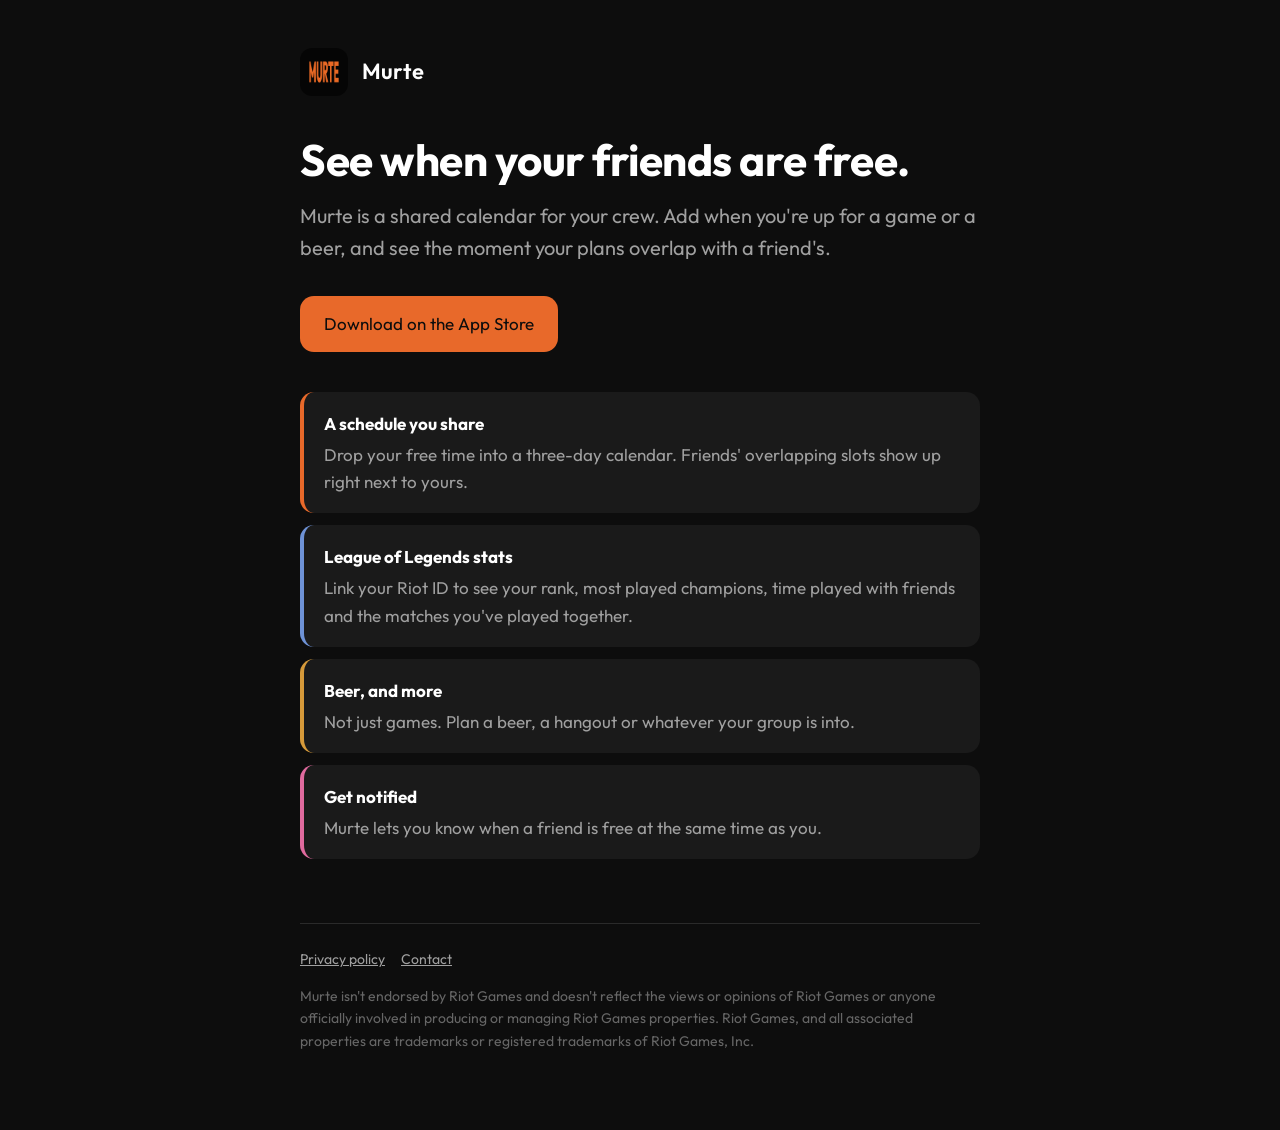
<file: index.html>
<!doctype html>
<html lang="en">
<head>
  <meta charset="utf-8">
  <meta name="viewport" content="width=device-width, initial-scale=1">
  <title>Murte</title>
  <meta name="description" content="Murte – see when your friends are free to play League of Legends, grab a beer and more.">
  <link rel="icon" href="icon.png">
  <link rel="preconnect" href="https://fonts.googleapis.com">
  <link href="https://fonts.googleapis.com/css2?family=Outfit:wght@400;600&display=swap" rel="stylesheet">
  <link rel="stylesheet" href="style.css">
</head>
<body>
<main>
  <header>
    <img src="icon.png" alt="">
    <a href="./">Murte</a>
  </header>

  <h1>See when your friends are free.</h1>
  <p class="lead">Murte is a shared calendar for your crew. Add when you're up for a game or a beer, and see the moment your plans overlap with a friend's.</p>

  <a class="button" href="https://apps.apple.com/app/id6761330178">Download on the App Store</a>

  <section class="features">
    <div class="feature">
      <h3>A schedule you share</h3>
      <p>Drop your free time into a three-day calendar. Friends' overlapping slots show up right next to yours.</p>
    </div>
    <div class="feature league">
      <h3>League of Legends stats</h3>
      <p>Link your Riot ID to see your rank, most played champions, time played with friends and the matches you've played together.</p>
    </div>
    <div class="feature beer">
      <h3>Beer, and more</h3>
      <p>Not just games. Plan a beer, a hangout or whatever your group is into.</p>
    </div>
    <div class="feature gf">
      <h3>Get notified</h3>
      <p>Murte lets you know when a friend is free at the same time as you.</p>
    </div>
  </section>

  <footer>
    <nav><a href="privacy.html">Privacy policy</a><a href="mailto:svaleklint@hotmail.com">Contact</a></nav>
    <p>Murte isn't endorsed by Riot Games and doesn't reflect the views or opinions of Riot Games or anyone officially involved in producing or managing Riot Games properties. Riot Games, and all associated properties are trademarks or registered trademarks of Riot Games, Inc.</p>
  </footer>
</main>
</body>
</html>
</file>
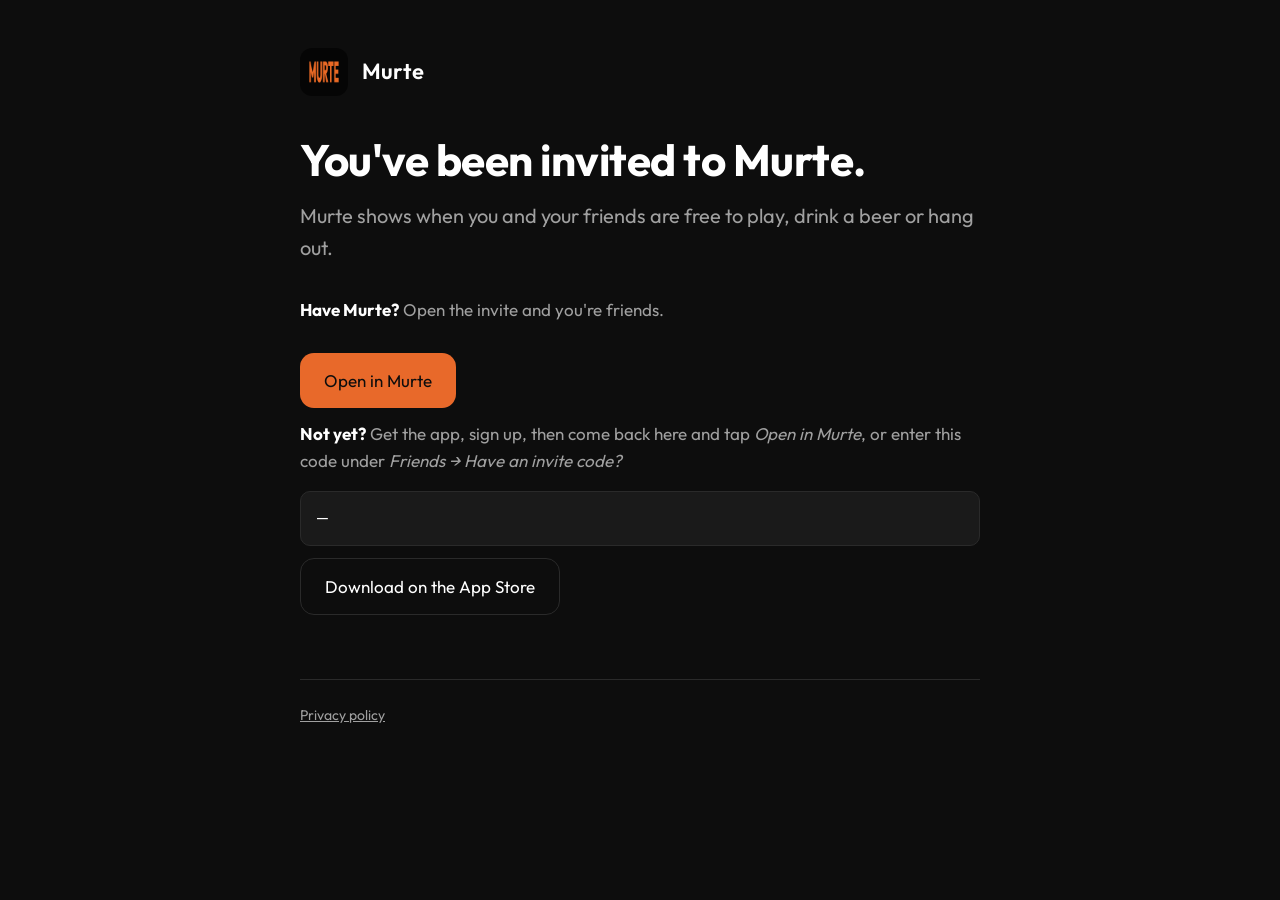
<file: invite/index.html>
<!doctype html>
<html lang="en">
<head>
  <meta charset="utf-8">
  <meta name="viewport" content="width=device-width, initial-scale=1">
  <title>Join me on Murte</title>
  <link rel="icon" href="../icon.png">
  <link rel="preconnect" href="https://fonts.googleapis.com">
  <link href="https://fonts.googleapis.com/css2?family=Outfit:wght@400;600&display=swap" rel="stylesheet">
  <link rel="stylesheet" href="../style.css">
</head>
<body>
<main>
  <header>
    <img src="../icon.png" alt="">
    <a href="../">Murte</a>
  </header>

  <h1>You've been invited to Murte.</h1>
  <p class="lead">Murte shows when you and your friends are free to play, drink a beer or hang out.</p>

  <div class="stack">
    <p><strong>Have Murte?</strong> Open the invite and you're friends.</p>
    <a class="button" id="open" href="#">Open in Murte</a>

    <p><strong>Not yet?</strong> Get the app, sign up, then come back here and tap <em>Open in Murte</em>, or enter this code under <em>Friends → Have an invite code?</em></p>
    <div class="code" id="code">–</div>
    <a class="button secondary" href="https://apps.apple.com/app/id6761330178">Download on the App Store</a>
  </div>

  <footer>
    <nav><a href="../privacy.html">Privacy policy</a></nav>
  </footer>
</main>
<script>
  // Invite code from ?code=…, handed to the app via its murte:// URL scheme.
  var code = new URLSearchParams(location.search).get('code') || '';
  var safe = code.replace(/[^A-Za-z0-9]/g, '');
  document.getElementById('code').textContent = safe || '–';
  if (safe) {
    var appUrl = 'murte://invite/' + safe;
    document.getElementById('open').href = appUrl;
  }
</script>
</body>
</html>
</file>
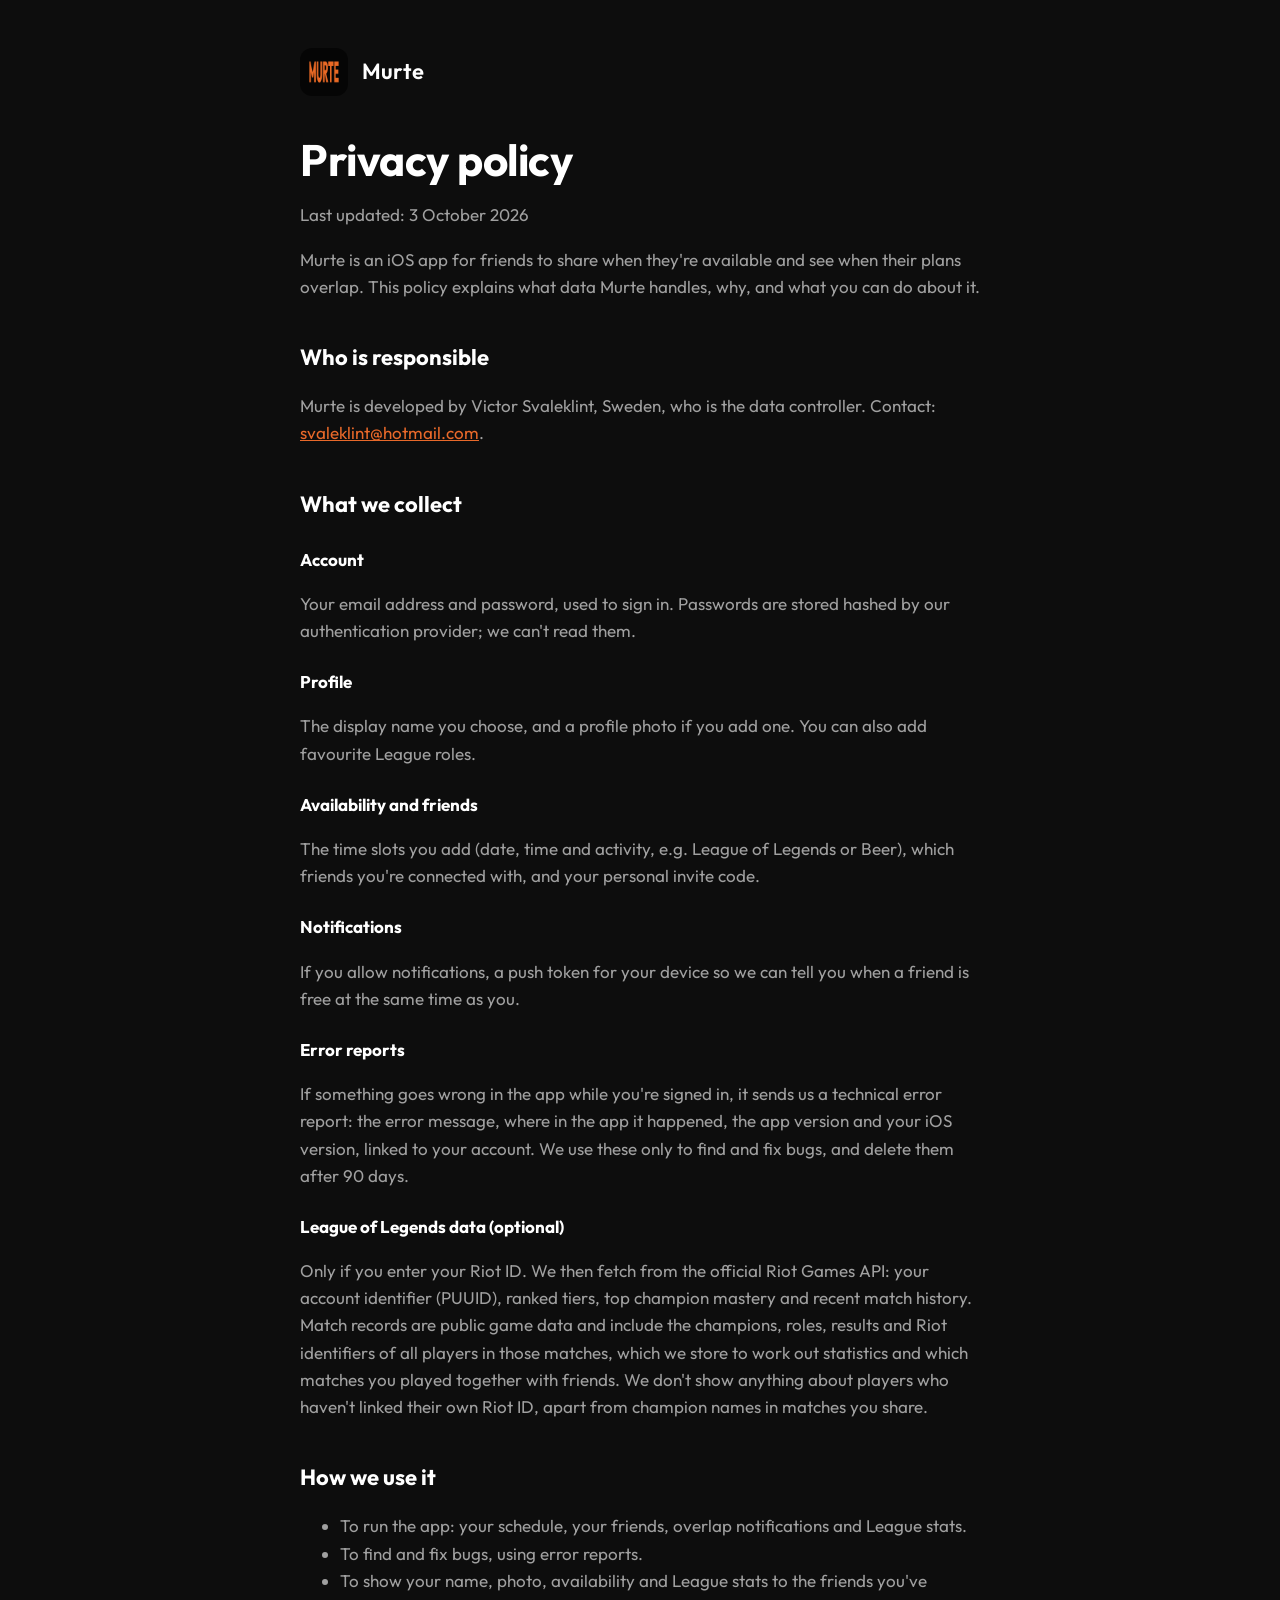
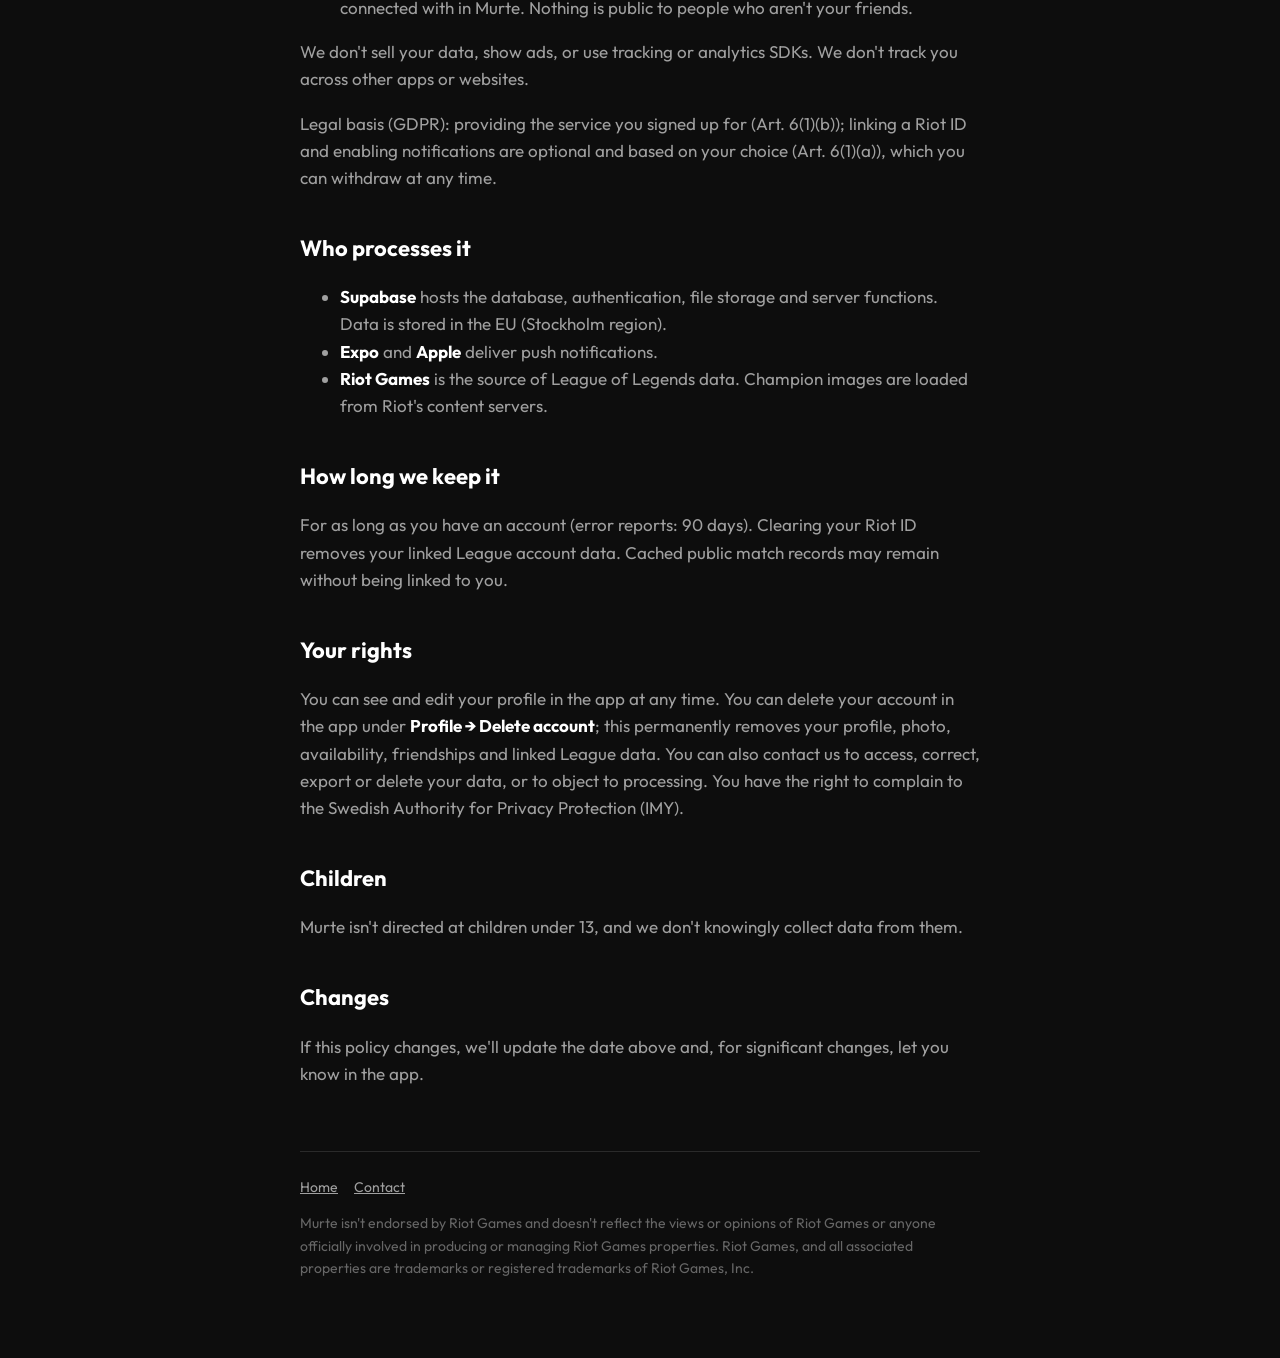
<file: privacy.html>
<!doctype html>
<html lang="en">
<head>
  <meta charset="utf-8">
  <meta name="viewport" content="width=device-width, initial-scale=1">
  <title>Murte – Privacy policy</title>
  <link rel="icon" href="icon.png">
  <link rel="preconnect" href="https://fonts.googleapis.com">
  <link href="https://fonts.googleapis.com/css2?family=Outfit:wght@400;600&display=swap" rel="stylesheet">
  <link rel="stylesheet" href="style.css">
</head>
<body>
<main>
  <header>
    <img src="icon.png" alt="">
    <a href="./">Murte</a>
  </header>

  <h1>Privacy policy</h1>
  <p>Last updated: 3 October 2026</p>

  <p>Murte is an iOS app for friends to share when they're available and see when their plans overlap. This policy explains what data Murte handles, why, and what you can do about it.</p>

  <h2>Who is responsible</h2>
  <p>Murte is developed by Victor Svaleklint, Sweden, who is the data controller. Contact: <a href="mailto:svaleklint@hotmail.com">svaleklint@hotmail.com</a>.</p>

  <h2>What we collect</h2>
  <h3>Account</h3>
  <p>Your email address and password, used to sign in. Passwords are stored hashed by our authentication provider; we can't read them.</p>
  <h3>Profile</h3>
  <p>The display name you choose, and a profile photo if you add one. You can also add favourite League roles.</p>
  <h3>Availability and friends</h3>
  <p>The time slots you add (date, time and activity, e.g. League of Legends or Beer), which friends you're connected with, and your personal invite code.</p>
  <h3>Notifications</h3>
  <p>If you allow notifications, a push token for your device so we can tell you when a friend is free at the same time as you.</p>
  <h3>Error reports</h3>
  <p>If something goes wrong in the app while you're signed in, it sends us a technical error report: the error message, where in the app it happened, the app version and your iOS version, linked to your account. We use these only to find and fix bugs, and delete them after 90 days.</p>
  <h3>League of Legends data (optional)</h3>
  <p>Only if you enter your Riot ID. We then fetch from the official Riot Games API: your account identifier (PUUID), ranked tiers, top champion mastery and recent match history. Match records are public game data and include the champions, roles, results and Riot identifiers of all players in those matches, which we store to work out statistics and which matches you played together with friends. We don't show anything about players who haven't linked their own Riot ID, apart from champion names in matches you share.</p>

  <h2>How we use it</h2>
  <ul>
    <li>To run the app: your schedule, your friends, overlap notifications and League stats.</li>
    <li>To find and fix bugs, using error reports.</li>
    <li>To show your name, photo, availability and League stats to the friends you've connected with in Murte. Nothing is public to people who aren't your friends.</li>
  </ul>
  <p>We don't sell your data, show ads, or use tracking or analytics SDKs. We don't track you across other apps or websites.</p>
  <p>Legal basis (GDPR): providing the service you signed up for (Art. 6(1)(b)); linking a Riot ID and enabling notifications are optional and based on your choice (Art. 6(1)(a)), which you can withdraw at any time.</p>

  <h2>Who processes it</h2>
  <ul>
    <li><strong>Supabase</strong> hosts the database, authentication, file storage and server functions. Data is stored in the EU (Stockholm region).</li>
    <li><strong>Expo</strong> and <strong>Apple</strong> deliver push notifications.</li>
    <li><strong>Riot Games</strong> is the source of League of Legends data. Champion images are loaded from Riot's content servers.</li>
  </ul>

  <h2>How long we keep it</h2>
  <p>For as long as you have an account (error reports: 90 days). Clearing your Riot ID removes your linked League account data. Cached public match records may remain without being linked to you.</p>

  <h2>Your rights</h2>
  <p>You can see and edit your profile in the app at any time. You can delete your account in the app under <strong>Profile → Delete account</strong>; this permanently removes your profile, photo, availability, friendships and linked League data. You can also contact us to access, correct, export or delete your data, or to object to processing. You have the right to complain to the Swedish Authority for Privacy Protection (IMY).</p>

  <h2>Children</h2>
  <p>Murte isn't directed at children under 13, and we don't knowingly collect data from them.</p>

  <h2>Changes</h2>
  <p>If this policy changes, we'll update the date above and, for significant changes, let you know in the app.</p>

  <footer>
    <nav><a href="./">Home</a><a href="mailto:svaleklint@hotmail.com">Contact</a></nav>
    <p>Murte isn't endorsed by Riot Games and doesn't reflect the views or opinions of Riot Games or anyone officially involved in producing or managing Riot Games properties. Riot Games, and all associated properties are trademarks or registered trademarks of Riot Games, Inc.</p>
  </footer>
</main>
</body>
</html>
</file>
<file: style.css>
:root {
  --bg: #0D0D0D;
  --surface: #1A1A1A;
  --border: #2A2A2A;
  --text: #FFFFFF;
  --text-2: #A0A0A0;
  --muted: #666666;
  --accent: #E8692A;
  --league: #6E92D6;
  --beer: #D69A3A;
  --gf: #E06A9E;
}

* { box-sizing: border-box; }

body {
  margin: 0;
  background: var(--bg);
  color: var(--text);
  font-family: 'Outfit', -apple-system, BlinkMacSystemFont, 'Segoe UI', sans-serif;
  font-size: 17px;
  line-height: 1.6;
  -webkit-font-smoothing: antialiased;
}

main { max-width: 720px; margin: 0 auto; padding: 48px 20px 64px; }

a { color: var(--accent); }

header { display: flex; align-items: center; gap: 14px; margin-bottom: 40px; }
header img { width: 48px; height: 48px; border-radius: 12px; }
header a { color: var(--text); text-decoration: none; font-weight: 600; font-size: 22px; }

h1 { font-size: 44px; line-height: 1.1; letter-spacing: -0.5px; margin: 0 0 16px; }
h2 { font-size: 22px; margin: 40px 0 8px; }
h3 { font-size: 17px; margin: 24px 0 4px; }
p, li { color: var(--text-2); }
strong { color: var(--text); }

.lead { font-size: 20px; margin: 0 0 32px; }

.button {
  display: inline-block;
  background: var(--accent);
  color: var(--bg);
  font-weight: 600;
  text-decoration: none;
  padding: 14px 24px;
  border-radius: 14px;
  border: 0;
  font: inherit;
  cursor: pointer;
}
.button.secondary { background: transparent; color: var(--text); border: 1px solid var(--border); }

.features { display: grid; gap: 12px; margin: 40px 0; }
.feature { background: var(--surface); border-radius: 14px; padding: 18px 20px; border-left: 4px solid var(--accent); }
.feature.league { border-left-color: var(--league); }
.feature.beer { border-left-color: var(--beer); }
.feature.gf { border-left-color: var(--gf); }
.feature h3 { margin: 0 0 4px; color: var(--text); }
.feature p { margin: 0; }

.code {
  font-family: ui-monospace, Menlo, monospace;
  background: var(--surface);
  border: 1px solid var(--border);
  border-radius: 10px;
  padding: 12px 16px;
  font-size: 18px;
  color: var(--text);
  word-break: break-all;
}

.stack > * + * { margin-top: 12px; }

footer { margin-top: 64px; padding-top: 24px; border-top: 1px solid var(--border); font-size: 14px; }
footer p { color: var(--muted); }
footer nav a { color: var(--text-2); margin-right: 16px; }
</file>
